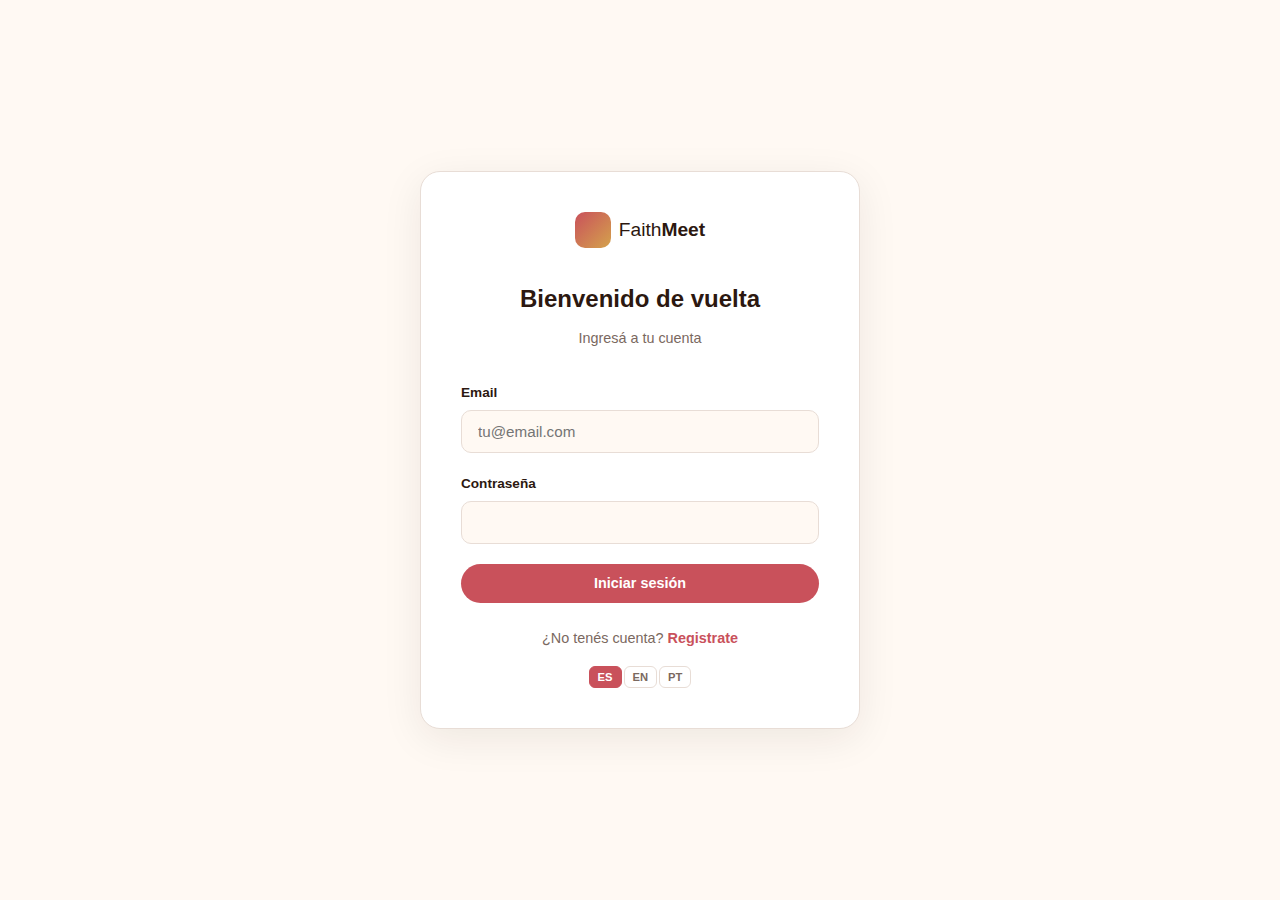
<file: app.html>
<!DOCTYPE html>
<html lang="es" data-theme="light">
<head>
  <meta charset="UTF-8">
  <meta name="viewport" content="width=device-width, initial-scale=1.0">
  <title>FaithMeet</title>
  <link href="https://fonts.googleapis.com/css2?family=DM+Sans:wght@400;500;600;700;800&display=swap" rel="stylesheet">
  <link rel="stylesheet" href="https://cdnjs.cloudflare.com/ajax/libs/font-awesome/6.5.1/css/all.min.css">
  <link rel="stylesheet" href="css/app.css">
  <meta name="apple-mobile-web-app-capable" content="yes">
  <meta name="apple-mobile-web-app-status-bar-style" content="black-translucent">
  <meta name="apple-mobile-web-app-title" content="FaithMeet">
  <link rel="manifest" href="manifest.json">
  <link rel="apple-touch-icon" href="media/icons/icon-192.svg">
</head>
<body>

  <!-- Navbar -->
  <nav class="navbar">
    <div class="nav-container">
      <a href="app.html" class="nav-brand">
        <div class="logo-icon"><i class="fas fa-heart"></i></div>
        <span>Faith<strong>Meet</strong></span>
      </a>
      <div class="nav-actions" style="display:flex">
        <div class="lang-switch">
          <button class="lang-btn active" onclick="setLang('es')">ES</button>
          <button class="lang-btn" onclick="setLang('en')">EN</button>
          <button class="lang-btn" onclick="setLang('pt')">PT</button>
        </div>
        <button class="btn btn-ghost" onclick="logout()" data-i18n="app.logout">Salir</button>
      </div>
    </div>
  </nav>

  <div class="app-layout">
    <!-- Sidebar -->
    <aside class="app-sidebar">
      <button class="app-nav-btn active" data-section="discover" onclick="showAppSection('discover')">
        <i class="fas fa-compass"></i><span data-i18n="app.discover">Descubrir</span>
      </button>
      <button class="app-nav-btn" data-section="matches" onclick="showAppSection('matches')">
        <i class="fas fa-heart"></i><span data-i18n="app.matches">Matches</span>
      </button>
      <button class="app-nav-btn" data-section="profile" onclick="showAppSection('profile')">
        <i class="fas fa-user"></i><span data-i18n="app.profile">Perfil</span>
      </button>
    </aside>

    <!-- Main content -->
    <main class="app-main">

      <!-- Discover Section -->
      <div id="section-discover" class="app-section active">
        <div class="discover-filters" id="discoverFilters">
          <select id="filterCountry" onchange="applyFilters()">
            <option value="" data-i18n="filter.allCountries">Todos los países</option>
            <option value="Argentina">Argentina</option>
            <option value="Bolivia">Bolivia</option>
            <option value="Brasil">Brasil</option>
            <option value="Chile">Chile</option>
            <option value="Colombia">Colombia</option>
            <option value="Costa Rica">Costa Rica</option>
            <option value="Ecuador">Ecuador</option>
            <option value="El Salvador">El Salvador</option>
            <option value="España">España</option>
            <option value="Estados Unidos">Estados Unidos</option>
            <option value="Guatemala">Guatemala</option>
            <option value="Honduras">Honduras</option>
            <option value="México">México</option>
            <option value="Nicaragua">Nicaragua</option>
            <option value="Panamá">Panamá</option>
            <option value="Paraguay">Paraguay</option>
            <option value="Perú">Perú</option>
            <option value="Puerto Rico">Puerto Rico</option>
            <option value="Rep. Dominicana">Rep. Dominicana</option>
            <option value="Uruguay">Uruguay</option>
            <option value="Venezuela">Venezuela</option>
          </select>
          <input type="number" id="filterAgeMin" placeholder="Edad mín" min="18" max="99" style="width:75px" onchange="applyFilters()" data-i18n-placeholder="filter.ageMin">
          <input type="number" id="filterAgeMax" placeholder="Edad máx" min="18" max="99" style="width:75px" onchange="applyFilters()" data-i18n-placeholder="filter.ageMax">
          <select id="filterDenom" onchange="applyFilters()">
            <option value="" data-i18n="filter.allDenoms">Todas</option>
            <option value="Evangélica">Evangélica</option>
            <option value="Católica">Católica</option>
            <option value="Pentecostal">Pentecostal</option>
            <option value="Bautista">Bautista</option>
            <option value="Adventista">Adventista</option>
            <option value="Metodista">Metodista</option>
            <option value="Presbiteriana">Presbiteriana</option>
            <option value="Anglicana">Anglicana</option>
            <option value="Luterana">Luterana</option>
            <option value="No denominacional">No denominacional</option>
          </select>
        </div>
        <div class="discover-container" id="discoverCard">
          <div class="discover-empty"><i class="fas fa-spinner fa-spin"></i><p>Cargando...</p></div>
        </div>
      </div>

      <!-- Matches Section -->
      <div id="section-matches" class="app-section">
        <h2 style="text-align:center;margin-bottom:1.5rem" data-i18n="app.matches">Matches</h2>
        <div class="matches-grid" id="matchesGrid"></div>
      </div>

      <!-- Chat Section -->
      <div id="section-chat" class="app-section">
        <div class="chat-container" id="chatContainer"></div>
      </div>

      <!-- Profile Section -->
      <div id="section-profile" class="app-section">
        <div class="profile-container">
          <div class="profile-header">
            <div class="photo-upload-wrap" onclick="document.getElementById('photoInput').click()">
              <img id="profAvatar" class="profile-avatar" src="" alt="" style="display:none">
              <div id="profAvatarPlaceholder" class="profile-avatar-placeholder"><i class="fas fa-user"></i></div>
              <div class="photo-upload-btn"><i class="fas fa-camera"></i></div>
              <input type="file" id="photoInput" accept="image/*" onchange="uploadPhoto(this)">
            </div>
            <div id="photoAlert" class="alert" style="margin-top:0.5rem"></div>
            <h2 data-i18n="prof.edit">Editar perfil</h2>
          </div>
          <div class="profile-form">
            <div id="profAlert" class="alert"></div>
            <form onsubmit="handleProfileSave(event)">
              <div class="form-group">
                <label data-i18n="reg.name">Nombre</label>
                <input type="text" id="profName" required>
              </div>
              <div class="form-group">
                <label data-i18n="reg.email">Email</label>
                <input type="email" id="profEmail" disabled>
              </div>
              <div class="form-group">
                <label data-i18n="reg.country">País</label>
                <select id="profCountry">
                  <option value="Argentina">Argentina</option>
                  <option value="Bolivia">Bolivia</option>
                  <option value="Brasil">Brasil</option>
                  <option value="Chile">Chile</option>
                  <option value="Colombia">Colombia</option>
                  <option value="Costa Rica">Costa Rica</option>
                  <option value="Ecuador">Ecuador</option>
                  <option value="El Salvador">El Salvador</option>
                  <option value="España">España</option>
                  <option value="Estados Unidos">Estados Unidos</option>
                  <option value="Guatemala">Guatemala</option>
                  <option value="Honduras">Honduras</option>
                  <option value="México">México</option>
                  <option value="Nicaragua">Nicaragua</option>
                  <option value="Panamá">Panamá</option>
                  <option value="Paraguay">Paraguay</option>
                  <option value="Perú">Perú</option>
                  <option value="Puerto Rico">Puerto Rico</option>
                  <option value="Rep. Dominicana">Rep. Dominicana</option>
                  <option value="Uruguay">Uruguay</option>
                  <option value="Venezuela">Venezuela</option>
                  <option value="Otro">Otro</option>
                </select>
              </div>
              <div class="form-group">
                <label data-i18n="reg.denomination">Denominación</label>
                <select id="profDenom">
                  <option value="Evangélica">Evangélica</option>
                  <option value="Católica">Católica</option>
                  <option value="Pentecostal">Pentecostal</option>
                  <option value="Bautista">Bautista</option>
                  <option value="Adventista">Adventista</option>
                  <option value="Metodista">Metodista</option>
                  <option value="Presbiteriana">Presbiteriana</option>
                  <option value="Anglicana">Anglicana</option>
                  <option value="Luterana">Luterana</option>
                  <option value="No denominacional">No denominacional</option>
                  <option value="Otra">Otra</option>
                </select>
              </div>
              <div class="form-group">
                <label data-i18n="prof.bio">Sobre mí</label>
                <textarea id="profBio" rows="3" placeholder="Contá algo sobre vos..."></textarea>
              </div>
              <div class="form-group">
                <label data-i18n="prof.lookingFor">Qué busco</label>
                <textarea id="profLooking" rows="2" placeholder="Qué buscás en una pareja..."></textarea>
              </div>

              <div class="section-label"><i class="fas fa-heart"></i> <span data-i18n="reg.traits">Mis rasgos de carácter</span></div>
              <div class="checkbox-group" id="profTraits">
                <label><input type="checkbox" value="Leal"><span>Leal</span></label>
                <label><input type="checkbox" value="Sincero/a"><span>Sincero/a</span></label>
                <label><input type="checkbox" value="Honesto/a"><span>Honesto/a</span></label>
                <label><input type="checkbox" value="Trabajador/a"><span>Trabajador/a</span></label>
                <label><input type="checkbox" value="Paciente"><span>Paciente</span></label>
                <label><input type="checkbox" value="Cariñoso/a"><span>Cariñoso/a</span></label>
                <label><input type="checkbox" value="Respetuoso/a"><span>Respetuoso/a</span></label>
                <label><input type="checkbox" value="Generoso/a"><span>Generoso/a</span></label>
                <label><input type="checkbox" value="Humilde"><span>Humilde</span></label>
                <label><input type="checkbox" value="Responsable"><span>Responsable</span></label>
                <label><input type="checkbox" value="Comprensivo/a"><span>Comprensivo/a</span></label>
                <label><input type="checkbox" value="Alegre"><span>Alegre</span></label>
                <label><input type="checkbox" value="Protector/a"><span>Protector/a</span></label>
                <label><input type="checkbox" value="Amable"><span>Amable</span></label>
                <label><input type="checkbox" value="Perseverante"><span>Perseverante</span></label>
                <label><input type="checkbox" value="Fiel"><span>Fiel</span></label>
                <label><input type="checkbox" value="Valiente"><span>Valiente</span></label>
                <label><input type="checkbox" value="Empático/a"><span>Empático/a</span></label>
                <label><input type="checkbox" value="Servicial"><span>Servicial</span></label>
                <label><input type="checkbox" value="Familiar"><span>Familiar</span></label>
              </div>

              <div class="section-label"><i class="fas fa-futbol"></i> <span data-i18n="reg.sports">Deportes que me gustan</span></div>
              <div class="checkbox-group" id="profSports">
                <label><input type="checkbox" value="Fútbol"><span>Fútbol</span></label>
                <label><input type="checkbox" value="Béisbol"><span>Béisbol</span></label>
                <label><input type="checkbox" value="Básquetbol"><span>Básquetbol</span></label>
                <label><input type="checkbox" value="Voleibol"><span>Voleibol</span></label>
                <label><input type="checkbox" value="Ciclismo"><span>Ciclismo</span></label>
                <label><input type="checkbox" value="Natación"><span>Natación</span></label>
                <label><input type="checkbox" value="Equitación"><span>Equitación</span></label>
                <label><input type="checkbox" value="Rodeo"><span>Rodeo</span></label>
                <label><input type="checkbox" value="Atletismo"><span>Atletismo</span></label>
                <label><input type="checkbox" value="Boxeo"><span>Boxeo</span></label>
                <label><input type="checkbox" value="Softbol"><span>Softbol</span></label>
                <label><input type="checkbox" value="Caminata"><span>Caminata</span></label>
              </div>

              <div class="section-label"><i class="fas fa-tree"></i> <span data-i18n="reg.activities">Actividades al aire libre</span></div>
              <div class="checkbox-group" id="profActivities">
                <label><input type="checkbox" value="Pesca"><span>Pesca</span></label>
                <label><input type="checkbox" value="Caza"><span>Caza</span></label>
                <label><input type="checkbox" value="Agricultura"><span>Agricultura</span></label>
                <label><input type="checkbox" value="Jardinería"><span>Jardinería</span></label>
                <label><input type="checkbox" value="Camping"><span>Camping</span></label>
                <label><input type="checkbox" value="Senderismo"><span>Senderismo</span></label>
                <label><input type="checkbox" value="Crianza de animales"><span>Crianza de animales</span></label>
                <label><input type="checkbox" value="Cocinar al aire libre"><span>Cocinar al aire libre</span></label>
                <label><input type="checkbox" value="Trabajo en madera"><span>Trabajo en madera</span></label>
                <label><input type="checkbox" value="Apicultura"><span>Apicultura</span></label>
                <label><input type="checkbox" value="Montar a caballo"><span>Montar a caballo</span></label>
                <label><input type="checkbox" value="Ordeño"><span>Ordeño</span></label>
              </div>

              <button type="submit" class="btn btn-primary" style="width:100%;justify-content:center;margin-top:1.5rem" data-i18n="prof.save">Guardar cambios</button>
            </form>
          </div>
        </div>
      </div>

    </main>
  </div>

  <!-- Match Overlay -->
  <div id="matchOverlay" class="match-overlay"></div>

  <script src="js/app.js"></script>
  <script>
    if (!getUser()) { window.location.href = 'login.html'; }
    else { showAppSection('discover'); }
  </script>
  <script>
  if ('serviceWorker' in navigator) {
    navigator.serviceWorker.register('/sw.js').catch(function(){});
  }
  </script>
</body>
</html>
</file>
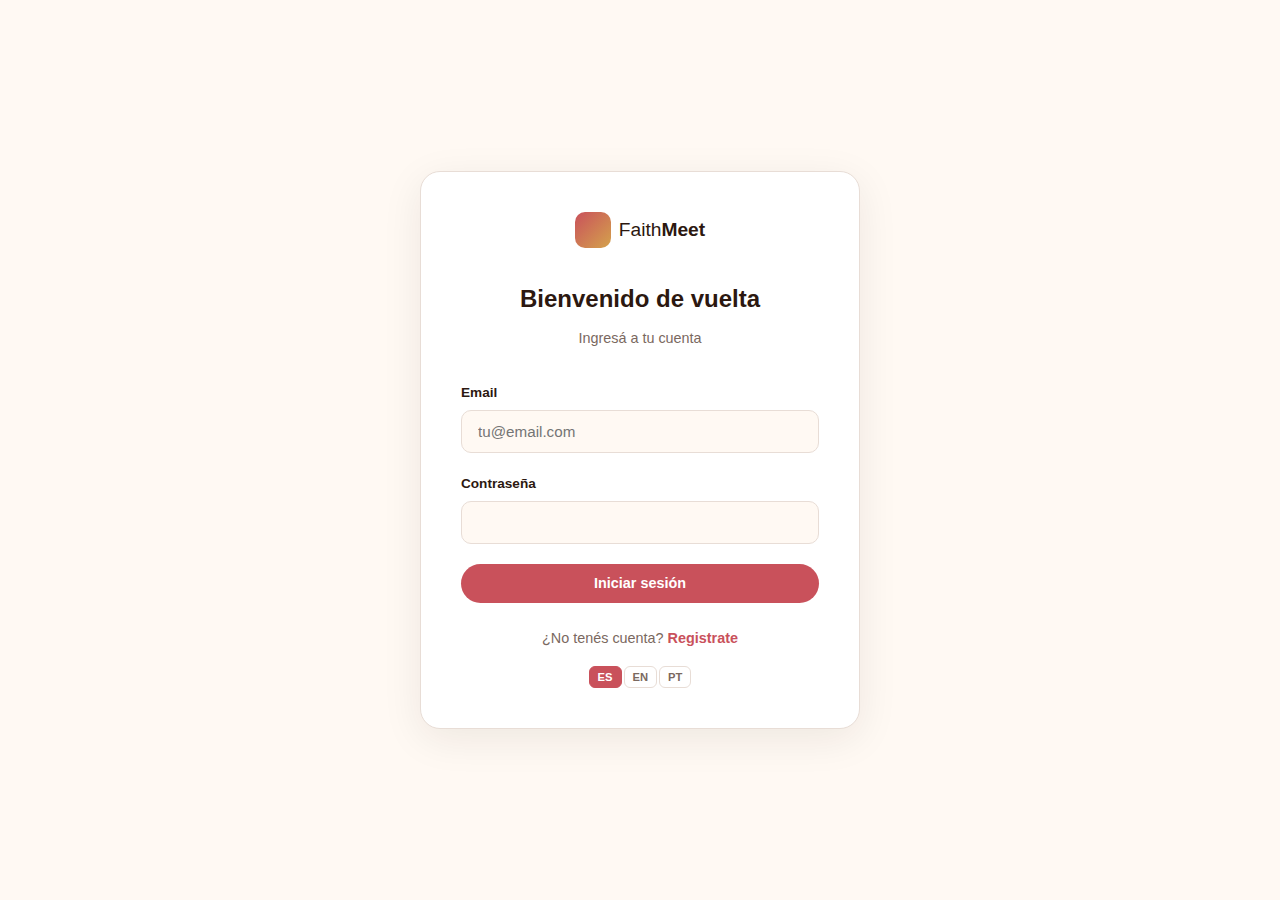
<file: login.html>
<!DOCTYPE html>
<html lang="es" data-theme="light">
<head>
  <meta charset="UTF-8">
  <meta name="viewport" content="width=device-width, initial-scale=1.0">
  <title>FaithMeet - Iniciar Sesión</title>
  <link href="https://fonts.googleapis.com/css2?family=DM+Sans:wght@400;500;600;700;800&display=swap" rel="stylesheet">
  <link rel="stylesheet" href="https://cdnjs.cloudflare.com/ajax/libs/font-awesome/6.5.1/css/all.min.css">
  <link rel="stylesheet" href="css/app.css">
  <meta name="apple-mobile-web-app-capable" content="yes">
  <meta name="apple-mobile-web-app-status-bar-style" content="black-translucent">
  <meta name="apple-mobile-web-app-title" content="FaithMeet">
  <link rel="manifest" href="manifest.json">
  <link rel="apple-touch-icon" href="media/icons/icon-192.svg">
</head>
<body>
  <div class="auth-page">
    <div class="auth-card">
      <div class="logo">
        <a href="/" class="nav-brand" style="justify-content:center">
          <div class="logo-icon"><i class="fas fa-heart"></i></div>
          <span>Faith<strong>Meet</strong></span>
        </a>
      </div>
      <h2 data-i18n="login.title">Bienvenido de vuelta</h2>
      <p class="subtitle" data-i18n="login.subtitle">Ingresá a tu cuenta</p>

      <div id="loginAlert" class="alert"></div>

      <form onsubmit="handleLogin(event)">
        <div class="form-group">
          <label data-i18n="reg.email">Email</label>
          <input type="email" name="email" required placeholder="tu@email.com">
        </div>
        <div class="form-group">
          <label data-i18n="reg.password">Contraseña</label>
          <input type="password" name="password" required>
        </div>
        <button type="submit" class="btn btn-primary" style="width:100%;justify-content:center" data-i18n="login.btn">Iniciar sesión</button>
      </form>

      <p class="auth-link"><span data-i18n="login.noAccount">¿No tenés cuenta?</span> <a href="register.html" data-i18n="login.register">Registrate</a></p>

      <div class="lang-switch" style="justify-content:center;margin-top:1rem;display:flex">
        <button class="lang-btn active" onclick="setLang('es')">ES</button>
        <button class="lang-btn" onclick="setLang('en')">EN</button>
        <button class="lang-btn" onclick="setLang('pt')">PT</button>
      </div>
    </div>
  </div>
  <script src="js/app.js"></script>
  <script>
  if ('serviceWorker' in navigator) {
    navigator.serviceWorker.register('/sw.js').catch(function(){});
  }
  </script>
</body>
</html>
</file>
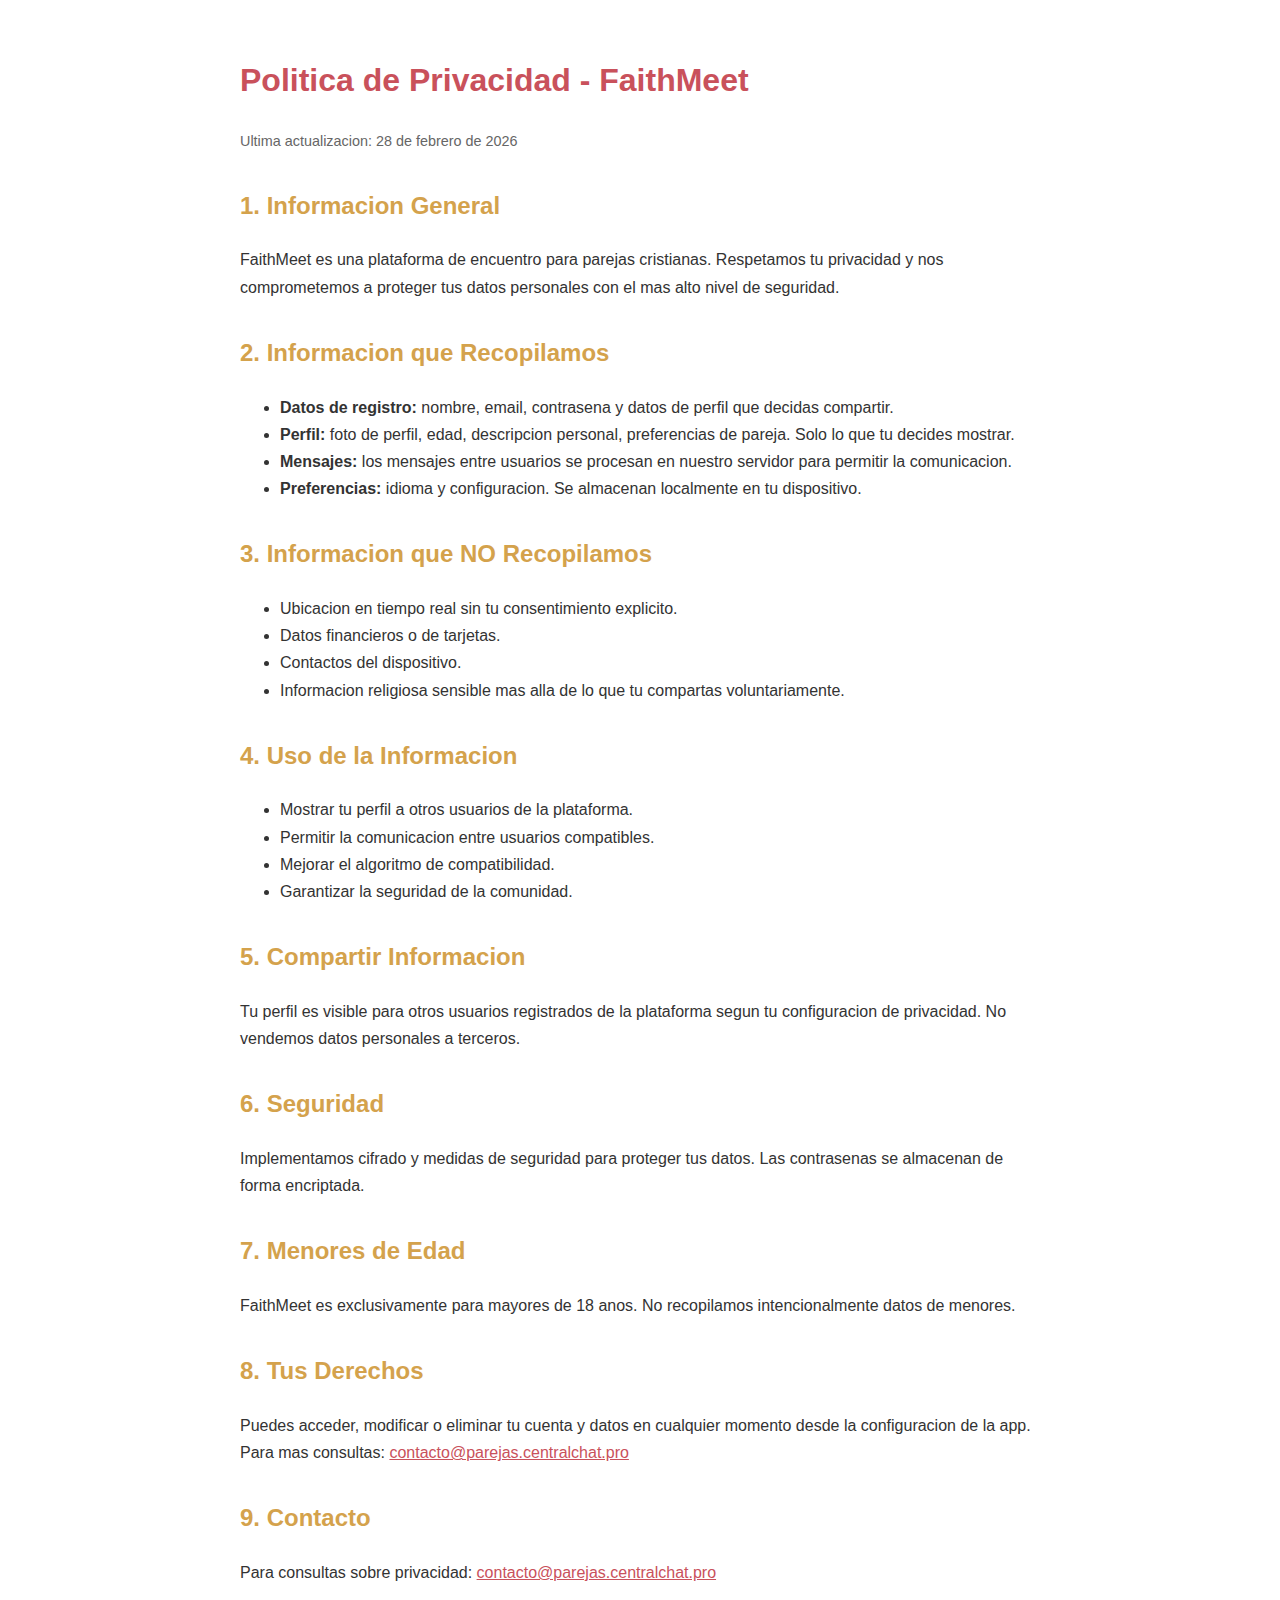
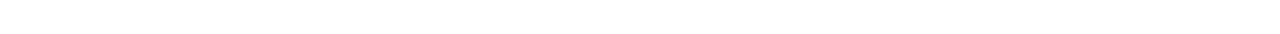
<file: privacy.html>
<!DOCTYPE html>
<html lang="es">
<head>
  <meta charset="UTF-8">
  <meta name="viewport" content="width=device-width, initial-scale=1.0">
  <title>FaithMeet - Politica de Privacidad</title>
  <style>
    body { font-family: Arial, sans-serif; max-width: 800px; margin: 0 auto; padding: 2rem 1rem; color: #333; line-height: 1.7; }
    h1 { color: #C9515B; }
    h2 { color: #D4A24C; margin-top: 2rem; }
    a { color: #C9515B; }
    .update { color: #666; font-size: 0.9rem; }
  </style>
</head>
<body>
  <h1>Politica de Privacidad - FaithMeet</h1>
  <p class="update">Ultima actualizacion: 28 de febrero de 2026</p>

  <h2>1. Informacion General</h2>
  <p>FaithMeet es una plataforma de encuentro para parejas cristianas. Respetamos tu privacidad y nos comprometemos a proteger tus datos personales con el mas alto nivel de seguridad.</p>

  <h2>2. Informacion que Recopilamos</h2>
  <ul>
    <li><strong>Datos de registro:</strong> nombre, email, contrasena y datos de perfil que decidas compartir.</li>
    <li><strong>Perfil:</strong> foto de perfil, edad, descripcion personal, preferencias de pareja. Solo lo que tu decides mostrar.</li>
    <li><strong>Mensajes:</strong> los mensajes entre usuarios se procesan en nuestro servidor para permitir la comunicacion.</li>
    <li><strong>Preferencias:</strong> idioma y configuracion. Se almacenan localmente en tu dispositivo.</li>
  </ul>

  <h2>3. Informacion que NO Recopilamos</h2>
  <ul>
    <li>Ubicacion en tiempo real sin tu consentimiento explicito.</li>
    <li>Datos financieros o de tarjetas.</li>
    <li>Contactos del dispositivo.</li>
    <li>Informacion religiosa sensible mas alla de lo que tu compartas voluntariamente.</li>
  </ul>

  <h2>4. Uso de la Informacion</h2>
  <ul>
    <li>Mostrar tu perfil a otros usuarios de la plataforma.</li>
    <li>Permitir la comunicacion entre usuarios compatibles.</li>
    <li>Mejorar el algoritmo de compatibilidad.</li>
    <li>Garantizar la seguridad de la comunidad.</li>
  </ul>

  <h2>5. Compartir Informacion</h2>
  <p>Tu perfil es visible para otros usuarios registrados de la plataforma segun tu configuracion de privacidad. No vendemos datos personales a terceros.</p>

  <h2>6. Seguridad</h2>
  <p>Implementamos cifrado y medidas de seguridad para proteger tus datos. Las contrasenas se almacenan de forma encriptada.</p>

  <h2>7. Menores de Edad</h2>
  <p>FaithMeet es exclusivamente para mayores de 18 anos. No recopilamos intencionalmente datos de menores.</p>

  <h2>8. Tus Derechos</h2>
  <p>Puedes acceder, modificar o eliminar tu cuenta y datos en cualquier momento desde la configuracion de la app. Para mas consultas: <a href="mailto:contacto@parejas.centralchat.pro">contacto@parejas.centralchat.pro</a></p>

  <h2>9. Contacto</h2>
  <p>Para consultas sobre privacidad: <a href="mailto:contacto@parejas.centralchat.pro">contacto@parejas.centralchat.pro</a></p>
</body>
</html>
</file>
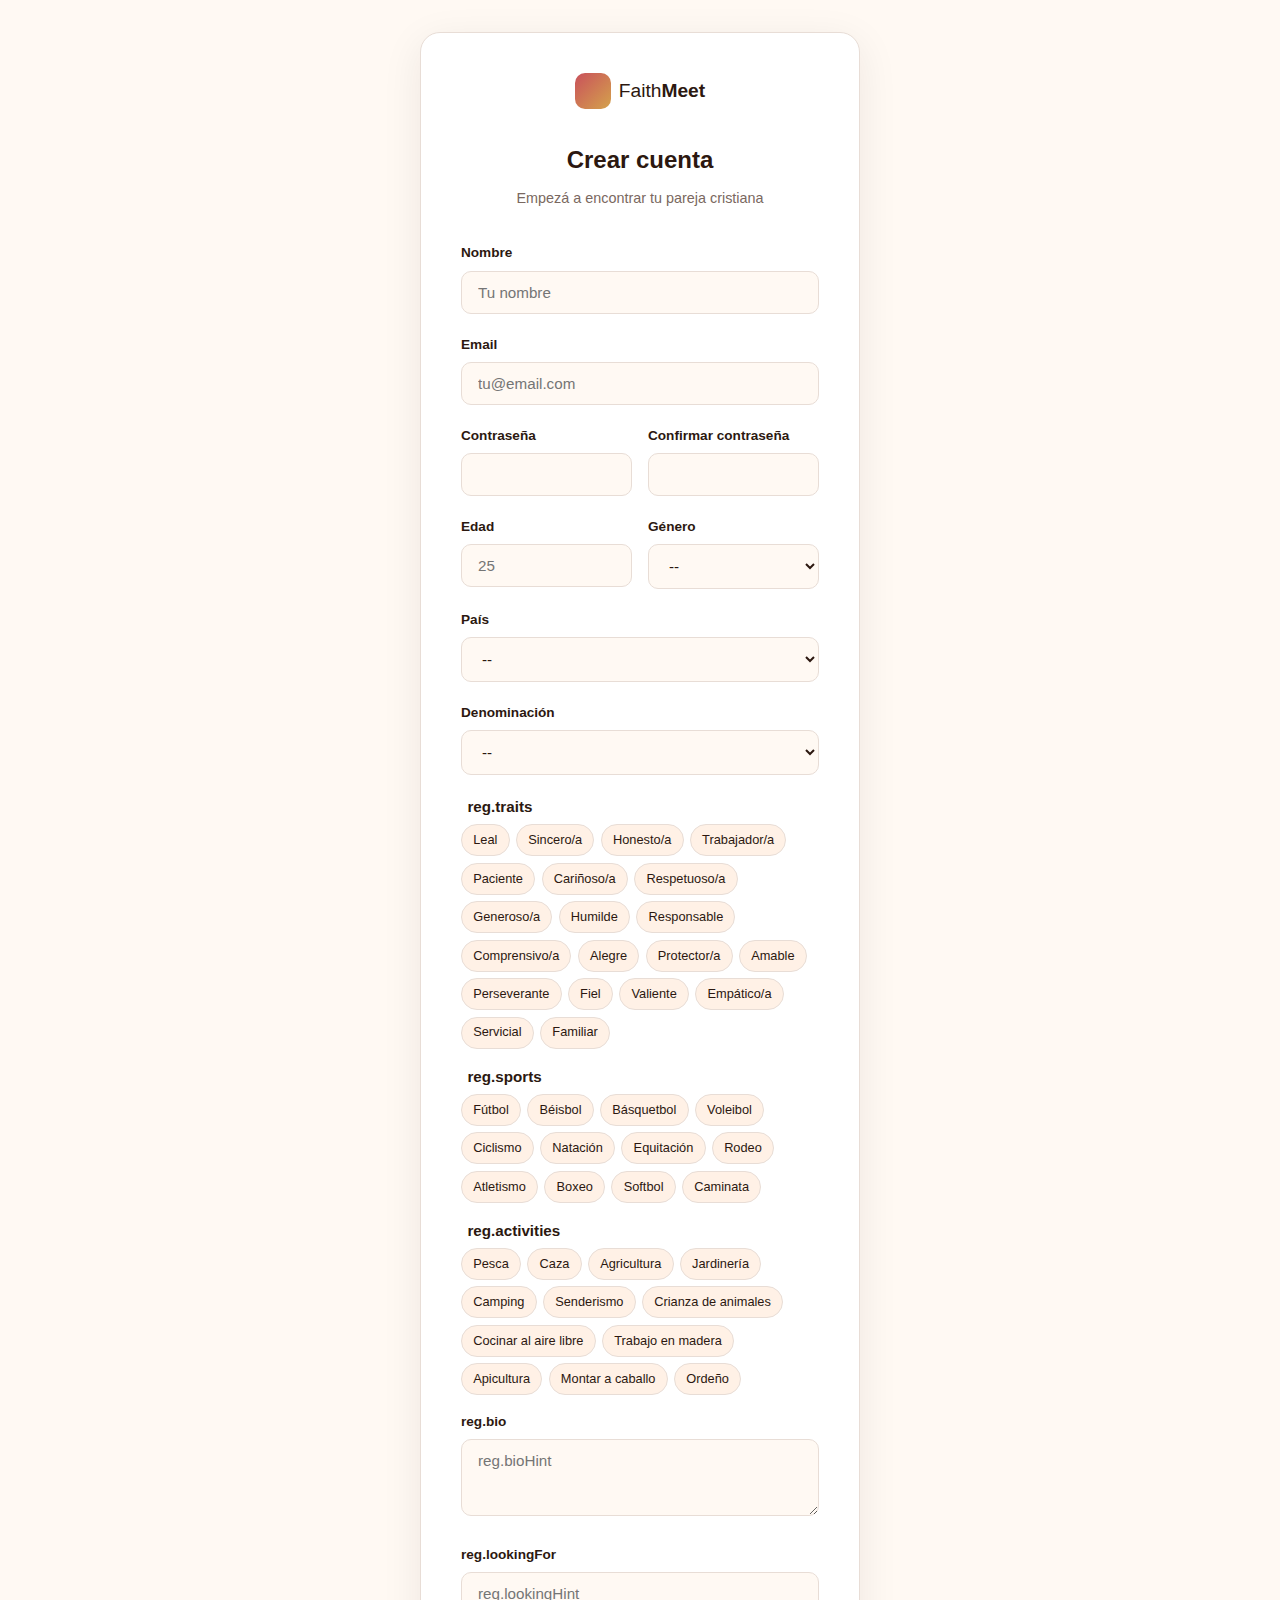
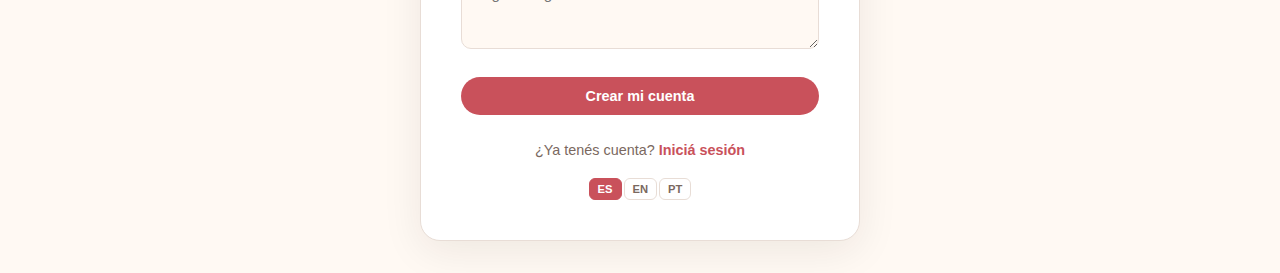
<file: register.html>
<!DOCTYPE html>
<html lang="es" data-theme="light">
<head>
  <meta charset="UTF-8">
  <meta name="viewport" content="width=device-width, initial-scale=1.0">
  <title>FaithMeet - Registrarse</title>
  <link href="https://fonts.googleapis.com/css2?family=DM+Sans:wght@400;500;600;700;800&display=swap" rel="stylesheet">
  <link rel="stylesheet" href="https://cdnjs.cloudflare.com/ajax/libs/font-awesome/6.5.1/css/all.min.css">
  <link rel="stylesheet" href="css/app.css">
  <meta name="apple-mobile-web-app-capable" content="yes">
  <meta name="apple-mobile-web-app-status-bar-style" content="black-translucent">
  <meta name="apple-mobile-web-app-title" content="FaithMeet">
  <link rel="manifest" href="manifest.json">
  <link rel="apple-touch-icon" href="media/icons/icon-192.svg">
</head>
<body>
  <div class="auth-page">
    <div class="auth-card">
      <div class="logo">
        <a href="/" class="nav-brand" style="justify-content:center">
          <div class="logo-icon"><i class="fas fa-heart"></i></div>
          <span>Faith<strong>Meet</strong></span>
        </a>
      </div>
      <h2 data-i18n="reg.title">Crear cuenta</h2>
      <p class="subtitle" data-i18n="reg.subtitle">Conectá con gente cristiana rural que comparta tu fe</p>

      <div id="regAlert" class="alert"></div>

      <form onsubmit="handleRegister(event)">
        <div class="form-group">
          <label data-i18n="reg.name">Nombre</label>
          <input type="text" name="name" required placeholder="Tu nombre">
        </div>
        <div class="form-group">
          <label data-i18n="reg.email">Email</label>
          <input type="email" name="email" required placeholder="tu@email.com">
        </div>
        <div class="form-row">
          <div class="form-group">
            <label data-i18n="reg.password">Contraseña</label>
            <input type="password" name="password" required minlength="6">
          </div>
          <div class="form-group">
            <label data-i18n="reg.confirm">Confirmar</label>
            <input type="password" name="confirm" required minlength="6">
          </div>
        </div>
        <div class="form-row">
          <div class="form-group">
            <label data-i18n="reg.age">Edad</label>
            <input type="number" name="age" required min="18" max="99" placeholder="25">
          </div>
          <div class="form-group">
            <label data-i18n="reg.gender">Género</label>
            <select name="gender" required>
              <option value="">--</option>
              <option value="male" data-i18n="reg.male">Hombre</option>
              <option value="female" data-i18n="reg.female">Mujer</option>
            </select>
          </div>
        </div>
        <div class="form-group">
          <label data-i18n="reg.country">País</label>
          <select name="country" required>
            <option value="">--</option>
            <option value="Argentina">Argentina</option>
            <option value="Bolivia">Bolivia</option>
            <option value="Brasil">Brasil</option>
            <option value="Chile">Chile</option>
            <option value="Colombia">Colombia</option>
            <option value="Costa Rica">Costa Rica</option>
            <option value="Cuba">Cuba</option>
            <option value="Ecuador">Ecuador</option>
            <option value="El Salvador">El Salvador</option>
            <option value="España">España</option>
            <option value="Estados Unidos">Estados Unidos</option>
            <option value="Guatemala">Guatemala</option>
            <option value="Honduras">Honduras</option>
            <option value="México">México</option>
            <option value="Nicaragua">Nicaragua</option>
            <option value="Panamá">Panamá</option>
            <option value="Paraguay">Paraguay</option>
            <option value="Perú">Perú</option>
            <option value="Puerto Rico">Puerto Rico</option>
            <option value="Rep. Dominicana">Rep. Dominicana</option>
            <option value="Uruguay">Uruguay</option>
            <option value="Venezuela">Venezuela</option>
            <option value="Otro">Otro</option>
          </select>
        </div>
        <div class="form-group">
          <label data-i18n="reg.denomination">Denominación</label>
          <select name="denomination">
            <option value="">--</option>
            <option value="Evangélica">Evangélica</option>
            <option value="Católica">Católica</option>
            <option value="Pentecostal">Pentecostal</option>
            <option value="Bautista">Bautista</option>
            <option value="Adventista">Adventista</option>
            <option value="Metodista">Metodista</option>
            <option value="Presbiteriana">Presbiteriana</option>
            <option value="Anglicana">Anglicana</option>
            <option value="Luterana">Luterana</option>
            <option value="No denominacional">No denominacional</option>
            <option value="Otra">Otra</option>
          </select>
          </div>

          <div class="section-label"><i class="fas fa-heart"></i> <span data-i18n="reg.traits">Mis rasgos de carácter</span></div>
          <div class="checkbox-group" id="traitsGroup">
            <label><input type="checkbox" name="traits" value="Leal"><span>Leal</span></label>
            <label><input type="checkbox" name="traits" value="Sincero/a"><span>Sincero/a</span></label>
            <label><input type="checkbox" name="traits" value="Honesto/a"><span>Honesto/a</span></label>
            <label><input type="checkbox" name="traits" value="Trabajador/a"><span>Trabajador/a</span></label>
            <label><input type="checkbox" name="traits" value="Paciente"><span>Paciente</span></label>
            <label><input type="checkbox" name="traits" value="Cariñoso/a"><span>Cariñoso/a</span></label>
            <label><input type="checkbox" name="traits" value="Respetuoso/a"><span>Respetuoso/a</span></label>
            <label><input type="checkbox" name="traits" value="Generoso/a"><span>Generoso/a</span></label>
            <label><input type="checkbox" name="traits" value="Humilde"><span>Humilde</span></label>
            <label><input type="checkbox" name="traits" value="Responsable"><span>Responsable</span></label>
            <label><input type="checkbox" name="traits" value="Comprensivo/a"><span>Comprensivo/a</span></label>
            <label><input type="checkbox" name="traits" value="Alegre"><span>Alegre</span></label>
            <label><input type="checkbox" name="traits" value="Protector/a"><span>Protector/a</span></label>
            <label><input type="checkbox" name="traits" value="Amable"><span>Amable</span></label>
            <label><input type="checkbox" name="traits" value="Perseverante"><span>Perseverante</span></label>
            <label><input type="checkbox" name="traits" value="Fiel"><span>Fiel</span></label>
            <label><input type="checkbox" name="traits" value="Valiente"><span>Valiente</span></label>
            <label><input type="checkbox" name="traits" value="Empático/a"><span>Empático/a</span></label>
            <label><input type="checkbox" name="traits" value="Servicial"><span>Servicial</span></label>
            <label><input type="checkbox" name="traits" value="Familiar"><span>Familiar</span></label>
          </div>

          <div class="section-label"><i class="fas fa-futbol"></i> <span data-i18n="reg.sports">Deportes que me gustan</span></div>
          <div class="checkbox-group" id="sportsGroup">
            <label><input type="checkbox" name="sports" value="Fútbol"><span>Fútbol</span></label>
            <label><input type="checkbox" name="sports" value="Béisbol"><span>Béisbol</span></label>
            <label><input type="checkbox" name="sports" value="Básquetbol"><span>Básquetbol</span></label>
            <label><input type="checkbox" name="sports" value="Voleibol"><span>Voleibol</span></label>
            <label><input type="checkbox" name="sports" value="Ciclismo"><span>Ciclismo</span></label>
            <label><input type="checkbox" name="sports" value="Natación"><span>Natación</span></label>
            <label><input type="checkbox" name="sports" value="Equitación"><span>Equitación</span></label>
            <label><input type="checkbox" name="sports" value="Rodeo"><span>Rodeo</span></label>
            <label><input type="checkbox" name="sports" value="Atletismo"><span>Atletismo</span></label>
            <label><input type="checkbox" name="sports" value="Boxeo"><span>Boxeo</span></label>
            <label><input type="checkbox" name="sports" value="Softbol"><span>Softbol</span></label>
            <label><input type="checkbox" name="sports" value="Caminata"><span>Caminata</span></label>
          </div>

          <div class="section-label"><i class="fas fa-tree"></i> <span data-i18n="reg.activities">Actividades al aire libre</span></div>
          <div class="checkbox-group" id="activitiesGroup">
            <label><input type="checkbox" name="activities" value="Pesca"><span>Pesca</span></label>
            <label><input type="checkbox" name="activities" value="Caza"><span>Caza</span></label>
            <label><input type="checkbox" name="activities" value="Agricultura"><span>Agricultura</span></label>
            <label><input type="checkbox" name="activities" value="Jardinería"><span>Jardinería</span></label>
            <label><input type="checkbox" name="activities" value="Camping"><span>Camping</span></label>
            <label><input type="checkbox" name="activities" value="Senderismo"><span>Senderismo</span></label>
            <label><input type="checkbox" name="activities" value="Crianza de animales"><span>Crianza de animales</span></label>
            <label><input type="checkbox" name="activities" value="Cocinar al aire libre"><span>Cocinar al aire libre</span></label>
            <label><input type="checkbox" name="activities" value="Trabajo en madera"><span>Trabajo en madera</span></label>
            <label><input type="checkbox" name="activities" value="Apicultura"><span>Apicultura</span></label>
            <label><input type="checkbox" name="activities" value="Montar a caballo"><span>Montar a caballo</span></label>
            <label><input type="checkbox" name="activities" value="Ordeño"><span>Ordeño</span></label>
          </div>

          <div class="form-group" style="margin-top:1rem">
            <label data-i18n="reg.bio">Cuéntanos sobre ti</label>
            <textarea name="bio" rows="3" placeholder="¿Quién sos? ¿Qué te apasiona? Contá un poco..." data-i18n-placeholder="reg.bioHint"></textarea>
          </div>
          <div class="form-group">
            <label data-i18n="reg.lookingFor">¿Qué buscás en una pareja?</label>
            <textarea name="looking_for" rows="3" placeholder="Describí cómo sería tu pareja ideal..." data-i18n-placeholder="reg.lookingHint"></textarea>
          </div>

          <button type="submit" class="btn btn-primary" style="width:100%;justify-content:center" data-i18n="reg.btn">Crear mi cuenta</button>
      </form>

      <p class="auth-link"><span data-i18n="reg.hasAccount">¿Ya tenés cuenta?</span> <a href="login.html" data-i18n="reg.login">Iniciá sesión</a></p>

      <div class="lang-switch" style="justify-content:center;margin-top:1rem;display:flex">
        <button class="lang-btn active" onclick="setLang('es')">ES</button>
        <button class="lang-btn" onclick="setLang('en')">EN</button>
        <button class="lang-btn" onclick="setLang('pt')">PT</button>
      </div>
    </div>
  </div>
  <script src="js/app.js"></script>
  <script>
  if ('serviceWorker' in navigator) {
    navigator.serviceWorker.register('/sw.js').catch(function(){});
  }
  </script>
</body>
</html>
</file>
<file: css/app.css>
/* ===== FaithMeet - Styles ===== */
* { margin: 0; padding: 0; box-sizing: border-box; }
html { scroll-behavior: smooth; }

:root {
  --primary: #C9515B;
  --primary-dark: #A8404A;
  --primary-light: #E8828A;
  --secondary: #D4A24C;
  --accent: #6B9E6F;
  --bg: #FFF9F3;
  --bg-alt: #FFF1E6;
  --surface: #FFFFFF;
  --surface-alt: #FEF7F0;
  --text: #2C1810;
  --text-secondary: #7A6860;
  --border: #E8DDD6;
  --shadow: rgba(44,24,16,0.08);
  --radius: 14px;
}

[data-theme="dark"] {
  --bg: #1A1614;
  --bg-alt: #231F1C;
  --surface: #2A2522;
  --surface-alt: #332E2A;
  --text: #F5F0EB;
  --text-secondary: #A89E96;
  --border: #3D3632;
  --shadow: rgba(0,0,0,0.3);
}

body {
  font-family: 'DM Sans', -apple-system, BlinkMacSystemFont, sans-serif;
  background: var(--bg);
  color: var(--text);
  line-height: 1.6;
  -webkit-font-smoothing: antialiased;
}

.container { max-width: 1140px; margin: 0 auto; padding: 0 1.5rem; }
.btn {
  display: inline-flex; align-items: center; gap: 0.5rem;
  padding: 0.7rem 1.5rem; border-radius: 50px; font-weight: 600;
  font-size: 0.9rem; cursor: pointer; transition: all 0.3s;
  text-decoration: none; border: none; font-family: inherit;
}
.btn-primary { background: var(--primary); color: #fff; }
.btn-primary:hover { background: var(--primary-dark); transform: translateY(-2px); box-shadow: 0 6px 20px rgba(201,81,91,0.3); }
.btn-ghost { background: transparent; color: var(--text); border: 1px solid var(--border); }
.btn-ghost:hover { border-color: var(--primary); color: var(--primary); }
.btn-lg { padding: 0.9rem 2rem; font-size: 1rem; }
.badge {
  display: inline-flex; align-items: center; gap: 0.4rem;
  background: rgba(201,81,91,0.1); color: var(--primary);
  padding: 0.35rem 1rem; border-radius: 50px; font-size: 0.8rem; font-weight: 600;
  margin-bottom: 1rem;
}
.accent-text { color: var(--primary); }

/* ===== Navbar ===== */
.navbar {
  position: fixed; top: 0; left: 0; width: 100%; z-index: 1000;
  background: rgba(255,249,243,0.9); backdrop-filter: blur(12px);
  border-bottom: 1px solid var(--border);
}
[data-theme="dark"] .navbar { background: rgba(26,22,20,0.9); }
.nav-container {
  max-width: 1140px; margin: 0 auto; padding: 0 1.5rem;
  display: flex; align-items: center; justify-content: space-between;
  height: 64px;
}
.nav-brand {
  display: flex; align-items: center; gap: 0.5rem;
  text-decoration: none; color: var(--text); font-size: 1.2rem;
}
.logo-icon {
  width: 36px; height: 36px; border-radius: 10px;
  background: linear-gradient(135deg, var(--primary), var(--secondary));
  display: flex; align-items: center; justify-content: center;
  color: #fff; font-size: 0.9rem;
}
.nav-actions { display: flex; align-items: center; gap: 0.75rem; }
.lang-switch { display: flex; gap: 2px; }
.lang-btn {
  background: transparent; border: 1px solid var(--border); color: var(--text-secondary);
  padding: 4px 8px; font-size: 0.7rem; cursor: pointer; border-radius: 6px;
  font-weight: 600; transition: all 0.2s; font-family: inherit;
}
.lang-btn.active { background: var(--primary); color: #fff; border-color: var(--primary); }
.nav-toggle { display: none; background: none; border: none; color: var(--text); font-size: 1.3rem; cursor: pointer; }

/* ===== Hero ===== */
.hero {
  padding: 7rem 0 4rem; position: relative; overflow: hidden;
  min-height: 90vh; display: flex; align-items: center;
}
.hero-bg {
  position: absolute; top: 0; right: 0; width: 50%; height: 100%;
  background: linear-gradient(135deg, rgba(201,81,91,0.05), rgba(212,162,76,0.08));
  border-radius: 0 0 0 40%;
}
.hero-content { display: grid; grid-template-columns: 1fr 1fr; gap: 4rem; align-items: center; position: relative; z-index: 1; }
.hero-text h1 { font-size: 3rem; font-weight: 800; line-height: 1.15; margin-bottom: 1.25rem; }
.hero-text p { font-size: 1.1rem; color: var(--text-secondary); margin-bottom: 2rem; max-width: 500px; }
.hero-ctas { margin-bottom: 2.5rem; }
.hero-stats { display: flex; gap: 2rem; }
.stat { text-align: center; }
.stat-num { display: block; font-size: 1.5rem; font-weight: 800; color: var(--primary); }
.stat-label { font-size: 0.8rem; color: var(--text-secondary); }

/* Phone Mockup */
.phone-mockup {
  width: 300px; margin: 0 auto;
  background: var(--surface); border-radius: 32px;
  padding: 12px; box-shadow: 0 20px 60px var(--shadow), 0 0 0 1px var(--border);
}
.phone-screen { border-radius: 24px; overflow: hidden; background: var(--bg); }
.mock-card { position: relative; }
.mock-card img { width: 100%; height: 360px; object-fit: cover; display: block; }
.mock-info {
  position: absolute; bottom: 0; left: 0; width: 100%;
  background: linear-gradient(transparent, rgba(0,0,0,0.8));
  padding: 2rem 1rem 1rem; color: #fff;
}
.mock-info h3 { font-size: 1.3rem; font-weight: 700; margin-bottom: 0.3rem; }
.mock-info p { font-size: 0.8rem; opacity: 0.85; margin-bottom: 0.15rem; }
.mock-info i { margin-right: 0.3rem; font-size: 0.7rem; }
.mock-actions { display: flex; justify-content: center; gap: 1.5rem; padding: 1rem; }
.mock-btn {
  width: 56px; height: 56px; border-radius: 50%; border: 2px solid var(--border);
  background: var(--surface); cursor: default; font-size: 1.2rem;
  display: flex; align-items: center; justify-content: center;
  transition: all 0.3s;
}
.mock-btn.pass { color: var(--text-secondary); }
.mock-btn.like { color: var(--primary); border-color: var(--primary); }

/* ===== Sections ===== */
.section { padding: 5rem 0; }
.section-alt { background: var(--bg-alt); }
.section-header { text-align: center; margin-bottom: 3rem; }
.section-header h2 { font-size: 2.2rem; font-weight: 800; }

/* Steps */
.steps-grid { display: grid; grid-template-columns: repeat(3, 1fr); gap: 2rem; }
.step-card {
  text-align: center; padding: 2rem 1.5rem;
  background: var(--surface); border-radius: var(--radius);
  border: 1px solid var(--border); position: relative;
  transition: transform 0.3s;
}
.step-card:hover { transform: translateY(-4px); }
.step-num {
  position: absolute; top: -14px; left: 50%; transform: translateX(-50%);
  width: 28px; height: 28px; border-radius: 50%;
  background: var(--primary); color: #fff;
  font-size: 0.8rem; font-weight: 700;
  display: flex; align-items: center; justify-content: center;
}
.step-icon {
  width: 60px; height: 60px; border-radius: 16px; margin: 1rem auto;
  background: rgba(201,81,91,0.08); display: flex; align-items: center; justify-content: center;
  font-size: 1.4rem; color: var(--primary);
}
.step-card h3 { font-size: 1.1rem; margin-bottom: 0.5rem; }
.step-card p { color: var(--text-secondary); font-size: 0.9rem; }

/* Values */
.values-grid { display: grid; grid-template-columns: repeat(2, 1fr); gap: 1.5rem; max-width: 800px; margin: 0 auto; }
.value-card {
  padding: 1.75rem; background: var(--surface); border-radius: var(--radius);
  border: 1px solid var(--border); transition: transform 0.3s;
}
.value-card:hover { transform: translateY(-3px); }
.value-icon {
  width: 48px; height: 48px; border-radius: 12px;
  background: rgba(201,81,91,0.08); display: flex; align-items: center; justify-content: center;
  font-size: 1.2rem; color: var(--primary); margin-bottom: 1rem;
}
.value-card h3 { font-size: 1.05rem; margin-bottom: 0.4rem; }
.value-card p { color: var(--text-secondary); font-size: 0.88rem; }

/* Verse */
.verse-section { background: linear-gradient(135deg, var(--primary), var(--primary-dark)); color: #fff; text-align: center; }
.verse-quote p { font-size: 1.6rem; font-style: italic; font-weight: 500; margin-bottom: 1rem; line-height: 1.4; }
.verse-quote cite { font-size: 1rem; opacity: 0.8; font-style: normal; }

/* CTA */
.cta-section { text-align: center; padding: 5rem 0; }
.cta-section h2 { font-size: 2rem; font-weight: 800; margin-bottom: 1rem; }
.cta-section p { color: var(--text-secondary); font-size: 1.1rem; margin-bottom: 2rem; }

/* Footer */
.footer { padding: 2rem 0; border-top: 1px solid var(--border); }
.footer-content { display: flex; justify-content: space-between; align-items: center; }
.footer-brand p { color: var(--text-secondary); font-size: 0.85rem; margin-top: 0.5rem; }
.footer-copy p { color: var(--text-secondary); font-size: 0.8rem; }

/* ===== Auth Pages ===== */
.auth-page {
  min-height: 100vh; display: flex; align-items: center; justify-content: center;
  padding: 2rem; background: var(--bg);
}
.auth-card {
  width: 100%; max-width: 440px; background: var(--surface);
  border-radius: 20px; padding: 2.5rem; border: 1px solid var(--border);
  box-shadow: 0 10px 40px var(--shadow);
}
.auth-card .logo { text-align: center; margin-bottom: 2rem; }
.auth-card h2 { text-align: center; font-size: 1.5rem; margin-bottom: 0.5rem; }
.auth-card .subtitle { text-align: center; color: var(--text-secondary); font-size: 0.9rem; margin-bottom: 2rem; }
.form-group { margin-bottom: 1.25rem; }
.form-group label { display: block; font-size: 0.85rem; font-weight: 600; margin-bottom: 0.4rem; color: var(--text); }
.form-group input, .form-group select, .form-group textarea {
  width: 100%; padding: 0.75rem 1rem; border-radius: 10px;
  border: 1px solid var(--border); background: var(--bg);
  color: var(--text); font-size: 0.95rem; font-family: inherit;
  transition: border-color 0.3s;
}
.form-group input:focus, .form-group select:focus, .form-group textarea:focus {
  outline: none; border-color: var(--primary);
}
.form-row { display: grid; grid-template-columns: 1fr 1fr; gap: 1rem; }
.form-error { color: var(--primary); font-size: 0.8rem; margin-top: 0.3rem; display: none; }
.auth-link { text-align: center; margin-top: 1.5rem; color: var(--text-secondary); font-size: 0.9rem; }
.auth-link a { color: var(--primary); text-decoration: none; font-weight: 600; }

/* ===== App Layout ===== */
.app-layout { display: flex; min-height: 100vh; padding-top: 64px; }
.app-sidebar {
  width: 70px; background: var(--surface); border-right: 1px solid var(--border);
  display: flex; flex-direction: column; align-items: center;
  padding: 1rem 0; gap: 0.25rem; position: fixed; top: 64px; bottom: 0; z-index: 50;
}
.app-nav-btn {
  width: 50px; height: 50px; border-radius: 14px; border: none;
  background: transparent; color: var(--text-secondary); font-size: 1.1rem;
  cursor: pointer; transition: all 0.2s; display: flex; flex-direction: column;
  align-items: center; justify-content: center; gap: 2px;
}
.app-nav-btn span { font-size: 0.6rem; font-weight: 600; }
.app-nav-btn.active { color: var(--primary); background: rgba(201,81,91,0.1); }
.app-nav-btn:hover { color: var(--primary); }
.app-main { flex: 1; margin-left: 70px; padding: 1.5rem; }
.app-section { display: none; }
.app-section.active { display: block; }

/* ===== Discover ===== */
.discover-container { max-width: 420px; margin: 0 auto; }
.discover-card {
  position: relative; border-radius: 20px; overflow: hidden;
  background: var(--surface); box-shadow: 0 8px 30px var(--shadow);
  border: 1px solid var(--border);
}
.discover-photo { width: 100%; height: 480px; object-fit: cover; display: block; }
.discover-info {
  position: absolute; bottom: 0; left: 0; width: 100%;
  background: linear-gradient(transparent, rgba(0,0,0,0.85));
  padding: 3rem 1.5rem 1.5rem; color: #fff;
}
.discover-name { font-size: 1.6rem; font-weight: 700; }
.discover-detail { font-size: 0.85rem; opacity: 0.9; margin-top: 0.2rem; }
.discover-detail i { margin-right: 0.4rem; width: 16px; text-align: center; }
.discover-tags { display: flex; flex-wrap: wrap; gap: 0.4rem; margin-top: 0.75rem; }
.discover-tag {
  background: rgba(255,255,255,0.15); backdrop-filter: blur(4px);
  padding: 0.2rem 0.6rem; border-radius: 20px; font-size: 0.75rem;
}
.discover-actions { display: flex; justify-content: center; gap: 1.25rem; padding: 1.25rem; }
.action-btn {
  width: 60px; height: 60px; border-radius: 50%;
  border: 2px solid var(--border); background: var(--surface);
  font-size: 1.3rem; cursor: pointer; transition: all 0.3s;
  display: flex; align-items: center; justify-content: center;
}
.action-btn.pass-btn { color: var(--text-secondary); }
.action-btn.pass-btn:hover { border-color: #888; color: #888; transform: scale(1.1); }
.action-btn.like-btn { color: var(--primary); border-color: var(--primary); }
.action-btn.like-btn:hover { background: var(--primary); color: #fff; transform: scale(1.1); }
.action-btn.super-btn { color: var(--secondary); border-color: var(--secondary); font-size: 1rem; width: 48px; height: 48px; }
.action-btn.super-btn:hover { background: var(--secondary); color: #fff; transform: scale(1.1); }
.discover-empty {
  text-align: center; padding: 4rem 2rem; color: var(--text-secondary);
}
.discover-empty i { font-size: 3rem; opacity: 0.3; margin-bottom: 1rem; display: block; }

/* ===== Matches ===== */
.matches-grid { display: grid; grid-template-columns: repeat(auto-fill, minmax(160px,1fr)); gap: 1rem; max-width: 700px; margin: 0 auto; }
.match-card {
  background: var(--surface); border-radius: var(--radius); overflow: hidden;
  border: 1px solid var(--border); cursor: pointer; transition: transform 0.3s;
}
.match-card:hover { transform: translateY(-3px); }
.match-card img { width: 100%; height: 180px; object-fit: cover; }
.match-card-info { padding: 0.75rem; }
.match-card-info h4 { font-size: 0.95rem; }
.match-card-info p { font-size: 0.75rem; color: var(--text-secondary); }
.match-badge {
  display: inline-block; background: var(--accent); color: #fff;
  padding: 2px 8px; border-radius: 10px; font-size: 0.65rem; font-weight: 600;
}

/* ===== Profile ===== */
.profile-container { max-width: 600px; margin: 0 auto; }
.profile-header { text-align: center; margin-bottom: 2rem; }
.profile-avatar {
  width: 120px; height: 120px; border-radius: 50%; object-fit: cover;
  border: 4px solid var(--primary); margin-bottom: 1rem;
}
.profile-avatar-placeholder {
  width: 120px; height: 120px; border-radius: 50%; margin: 0 auto 1rem;
  background: rgba(201,81,91,0.1); display: flex; align-items: center; justify-content: center;
  font-size: 2.5rem; color: var(--primary); border: 4px solid var(--border);
}
.profile-form { background: var(--surface); border-radius: var(--radius); padding: 2rem; border: 1px solid var(--border); }

/* ===== Alerts ===== */
.alert {
  padding: 0.75rem 1rem; border-radius: 10px; margin-bottom: 1rem;
  font-size: 0.9rem; display: none;
}
.alert-success { background: rgba(107,158,111,0.15); color: var(--accent); border: 1px solid rgba(107,158,111,0.3); }
.alert-error { background: rgba(201,81,91,0.1); color: var(--primary); border: 1px solid rgba(201,81,91,0.2); }

/* ===== Match Animation ===== */
.match-overlay {
  position: fixed; top: 0; left: 0; width: 100%; height: 100%;
  background: rgba(0,0,0,0.85); z-index: 9999;
  display: flex; flex-direction: column; align-items: center; justify-content: center;
  opacity: 0; pointer-events: none; transition: opacity 0.4s;
}
.match-overlay.show { opacity: 1; pointer-events: auto; }
.match-title { color: var(--primary); font-size: 2.5rem; font-weight: 800; margin-bottom: 1.5rem; }
.match-photos { display: flex; gap: 1rem; margin-bottom: 2rem; }
.match-photos img {
  width: 100px; height: 100px; border-radius: 50%; object-fit: cover;
  border: 3px solid var(--primary);
}
.match-overlay .btn { margin-top: 1rem; }

/* ===== Checkbox Tags ===== */
.checkbox-group { display: flex; flex-wrap: wrap; gap: 0.4rem; margin-top: 0.3rem; }
.checkbox-group label {
  display: inline-flex; align-items: center; gap: 0.3rem;
  padding: 0.3rem 0.7rem; border-radius: 20px; font-size: 0.8rem;
  background: var(--bg-alt); border: 1px solid var(--border);
  cursor: pointer; transition: all 0.2s; user-select: none;
}
.checkbox-group label:hover { border-color: var(--primary-light); }
.checkbox-group input[type=checkbox] { display: none; }
.checkbox-group label:has(input:checked) {
  background: var(--primary); border-color: var(--primary); color: #fff;
}
.section-label {
  font-weight: 600; font-size: 0.95rem; margin: 1rem 0 0.3rem;
  color: var(--text); display: flex; align-items: center; gap: 0.4rem;
}
.section-label i { color: var(--primary); font-size: 0.85rem; }
.discover-tags { display: flex; flex-wrap: wrap; gap: 0.3rem; margin-top: 0.4rem; }
.discover-tag {
  display: inline-block; padding: 0.15rem 0.5rem; border-radius: 12px;
  font-size: 0.7rem; font-weight: 500;
}
.discover-tag.trait { background: rgba(201,81,91,0.12); color: var(--primary); }
.discover-tag.sport { background: rgba(212,162,76,0.15); color: var(--secondary); }
.discover-tag.activity { background: rgba(107,158,111,0.15); color: var(--accent); }

/* ===== Photo Upload ===== */
.photo-upload-wrap { position: relative; display: inline-block; cursor: pointer; }
.photo-upload-wrap input[type=file] { display: none; }
.photo-upload-btn {
  position: absolute; bottom: 4px; right: 4px;
  width: 36px; height: 36px; border-radius: 50%;
  background: var(--primary); color: #fff; border: 2px solid var(--surface);
  display: flex; align-items: center; justify-content: center;
  font-size: 0.85rem; cursor: pointer; transition: background 0.3s;
}
.photo-upload-btn:hover { background: var(--primary-dark); }

/* ===== Discover Filters ===== */
.discover-filters {
  display: flex; gap: 0.5rem; flex-wrap: wrap; justify-content: center;
  margin-bottom: 1rem; max-width: 600px; margin-left: auto; margin-right: auto;
}
.discover-filters select, .discover-filters input {
  padding: 0.4rem 0.6rem; border-radius: 8px; border: 1px solid var(--border);
  background: var(--surface); color: var(--text); font-size: 0.8rem;
  font-family: inherit;
}
.discover-filters .btn { padding: 0.4rem 1rem; font-size: 0.8rem; }

/* ===== Chat ===== */
.chat-container { max-width: 700px; margin: 0 auto; height: calc(100vh - 140px); display: flex; flex-direction: column; }
.chat-header {
  display: flex; align-items: center; gap: 0.75rem;
  padding: 0.75rem 1rem; background: var(--surface); border-radius: var(--radius) var(--radius) 0 0;
  border: 1px solid var(--border); border-bottom: none;
}
.chat-header img { width: 40px; height: 40px; border-radius: 50%; object-fit: cover; }
.chat-header h3 { font-size: 1rem; font-weight: 600; }
.chat-back { background: none; border: none; color: var(--text-secondary); cursor: pointer; font-size: 1.1rem; padding: 0.25rem; }
.chat-messages {
  flex: 1; overflow-y: auto; padding: 1rem;
  background: var(--bg-alt); border-left: 1px solid var(--border); border-right: 1px solid var(--border);
  display: flex; flex-direction: column; gap: 0.5rem;
}
.chat-bubble {
  max-width: 75%; padding: 0.6rem 0.9rem; border-radius: 16px;
  font-size: 0.9rem; line-height: 1.4; word-wrap: break-word;
}
.chat-bubble.mine {
  align-self: flex-end; background: var(--primary); color: #fff;
  border-bottom-right-radius: 4px;
}
.chat-bubble.theirs {
  align-self: flex-start; background: var(--surface); color: var(--text);
  border: 1px solid var(--border); border-bottom-left-radius: 4px;
}
.chat-bubble .chat-time {
  display: block; font-size: 0.65rem; opacity: 0.6; margin-top: 2px; text-align: right;
}
.chat-input-bar {
  display: flex; gap: 0.5rem; padding: 0.75rem;
  background: var(--surface); border-radius: 0 0 var(--radius) var(--radius);
  border: 1px solid var(--border); border-top: none;
}
.chat-input-bar input {
  flex: 1; padding: 0.6rem 0.9rem; border-radius: 20px;
  border: 1px solid var(--border); background: var(--bg);
  font-size: 0.9rem; font-family: inherit; color: var(--text);
}
.chat-input-bar button {
  width: 40px; height: 40px; border-radius: 50%;
  background: var(--primary); color: #fff; border: none;
  cursor: pointer; font-size: 1rem; transition: background 0.3s;
  display: flex; align-items: center; justify-content: center;
}
.chat-input-bar button:hover { background: var(--primary-dark); }
.chat-empty {
  flex: 1; display: flex; align-items: center; justify-content: center;
  color: var(--text-secondary); font-size: 0.9rem; opacity: 0.6;
}

/* ===== Responsive ===== */
@media (max-width: 768px) {
  .nav-actions { display: none; position: absolute; top: 64px; left: 0; width: 100%; background: var(--surface); padding: 1rem; flex-direction: column; border-bottom: 1px solid var(--border); }
  .nav-actions.open { display: flex; }
  .nav-toggle { display: block; }
  .hero-content { grid-template-columns: 1fr; text-align: center; gap: 2rem; }
  .hero-text h1 { font-size: 2.2rem; }
  .hero-text p { margin: 0 auto 2rem; }
  .hero-stats { justify-content: center; }
  .hero-visual { order: -1; }
  .phone-mockup { width: 260px; }
  .mock-card img { height: 280px; }
  .steps-grid { grid-template-columns: 1fr; }
  .values-grid { grid-template-columns: 1fr; }
  .verse-quote p { font-size: 1.2rem; }
  .footer-content { flex-direction: column; text-align: center; gap: 1rem; }
  .app-sidebar { width: 100%; height: 60px; flex-direction: row; justify-content: space-around; position: fixed; bottom: 0; top: auto; border-right: none; border-top: 1px solid var(--border); }
  .app-main { margin-left: 0; padding-bottom: 80px; }
  .discover-photo { height: 400px; }
  .chat-container { height: calc(100vh - 200px); }
  .discover-filters { gap: 0.4rem; }
  .discover-filters select, .discover-filters input { font-size: 0.75rem; }
}
@media (max-width: 480px) {
  .hero-text h1 { font-size: 1.8rem; }
  .section-header h2 { font-size: 1.6rem; }
  .discover-photo { height: 350px; }
  .auth-card { padding: 1.5rem; }
}
</file>
